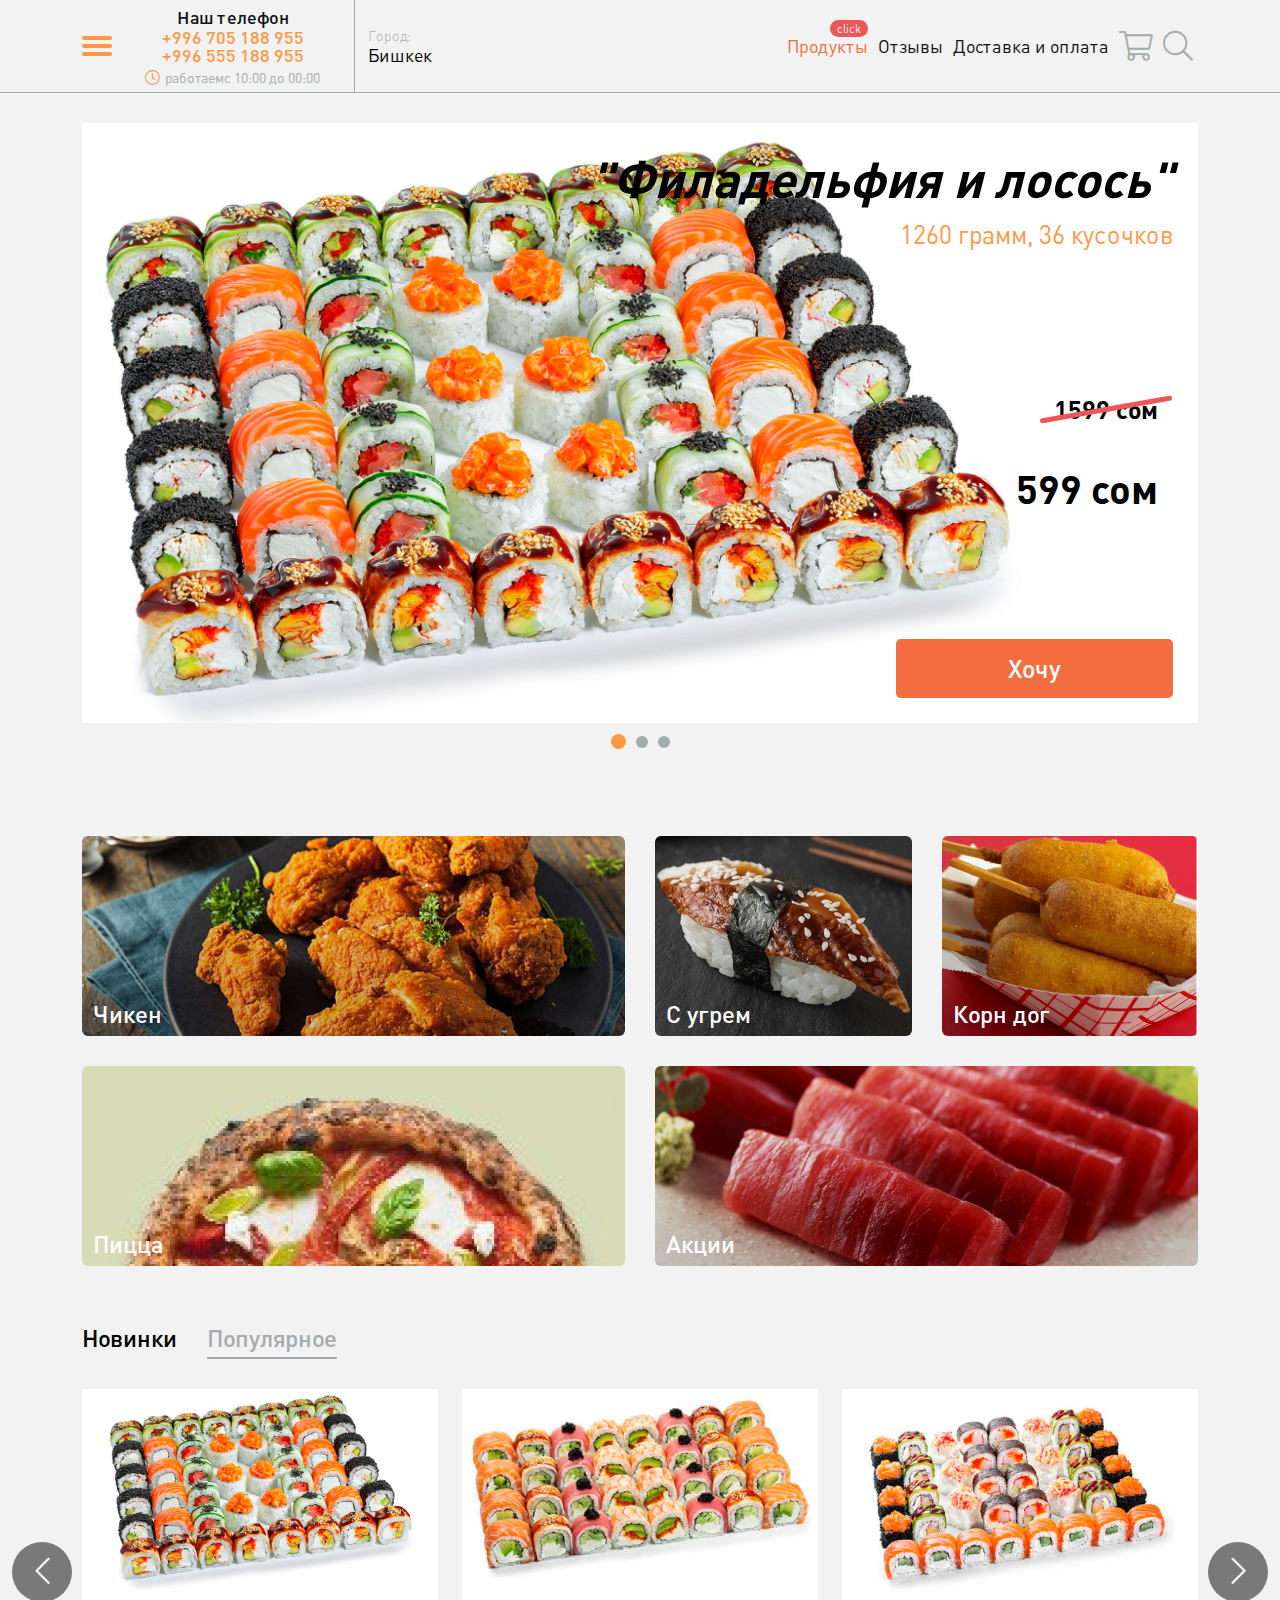
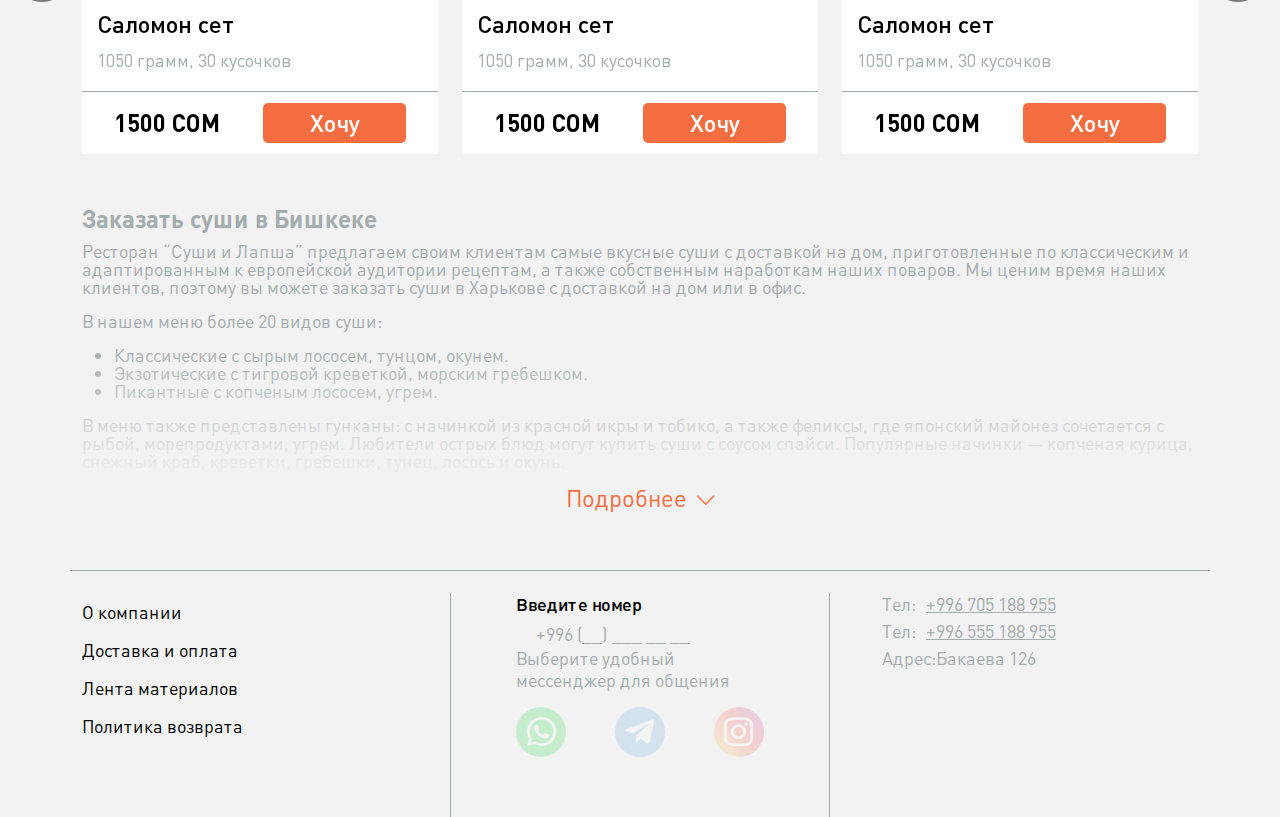
<file: index.html>
<!DOCTYPE html>
<html lang="en">
<head>
  <meta charset="UTF-8">
  <meta http-equiv="X-UA-Compatible" content="IE=edge">
  <meta name="viewport" content="width=device-width, initial-scale=1.0">
  <title>Document</title>
  <link rel="stylesheet" href="css/bootstrap.css">
  <link rel="stylesheet" href="css/main.css">
</head>
<body>
  
  <!-- navbar -->
  <nav class="my-navbar navbar">
    <div class="container my-navbar__content">
      <div class="my-navbar__navigation d-flex align-items-center">
        <a href="#menu" class="my-navbar__btn d-md-flex d-none" data-bs-toggle="offcanvas">
          <span></span>
          <span></span>
          <span></span>
        </a>
        <a href="#!" class="my-navbar__logo d-flex d-md-none">
          <img src="images/logo.png" alt="">
        </a>
      </div>
      <div class="phones d-flex flex-md-column align-items-center justify-content-around">
        <div class="d-flex flex-column align-items-center">
          <h3>Наш телефон</h3>
          <a href="#!" class="phones__num">+996 705 188 955</a>
          <a href="#!" class="phones__num">+996 555 188 955</a>
        </div>
        <p class="phones__time icon-clock d-flex flex-md-row flex-column">
          <span>работаем</span>
          <span>с 10:00 до 00:00</span>
        </p>
      </div>
      <div class="my-navbar__content--list d-md-flex d-none align-items-center justify-content-between">
        <div class="city">
          <p>Город:</p>
          <h3>Бишкек</h3>
        </div>
        <ul class="nav-list navbar-nav flex-row">
          <li><a href="products.html" style="color: var(--orange-red);" class="soon">Продукты</a></li>
          <li><a href="#!">Отзывы</a></li>
          <li><a href="#!">Доставка и оплата</a></li>
        </ul>
      </div>
      <div class="my-navbar__icons d-flex align-items-center">
        <a href="#cart" class="cart icon-cart d-md-flex d-none" data-bs-toggle="offcanvas"></a>
        <a href="#!" class="search icon-search "></a>
      </div>
    </div>
    
    <!-- menu left -->
    <div class="offcanvas offcanvas-start menu" id="menu">
      <div class="offcanvas-header d-flex flex-column align-items-center">
        <button type="button" class="btn-close ms-auto" data-bs-dismiss="offcanvas"></button>
        <a href="#!" class="menu__logo">
          <img src="images/logo.png" alt="">
          <span>Romsem</span>
        </a>
      </div>
      <div class="offcanvas-body d-flex justify-content-center">
        <ul class="menu__list navbar-nav">
          <li><a class="" href="#!"><img src="images/icon-menu/item1.svg" alt=""><span>Пицца</span></a></li>
          <li><a class="" href="#!"><img src="images/icon-menu/item2.svg" alt=""><span>Сеты</span></a></li>
          <li><a class="" href="#!"><img src="images/icon-menu/item3.svg" alt=""><span>WOK</span></a></li>
          <li><a class="" href="#!"><img src="images/icon-menu/item4.svg" alt=""><span>Роллы</span></a></li>
          <li><a class="" href="#!"><img src="images/icon-menu/item5.svg" alt=""><span>Суши</span></a></li>
          <li><a class="soon" href="#!"><img src="images/icon-menu/item6.svg" alt=""><span>Салаты</span></a></li>
          <li><a class="soon" href="#!"><img src="images/icon-menu/item7.svg" alt=""><span>Супы</span></a></li>
          <li><a class="" href="#!"><img src="images/icon-menu/item8.svg" alt=""><span>Корн доги</span></a></li>
          <li><a class="" href="#!"><img src="images/icon-menu/item9.svg" alt=""><span>Напитки</span></a></li>
          <li><a class="" href="#!"><img src="images/icon-menu/item10.svg" alt=""><span>Акции</span></a></li>
        </ul>
      </div>
    </div>
    <!-- menu cart -->
    <div class="offcanvas offcanvas-end" id="cart">
      <div class="offcanvas-header">
        <button type="button" class="btn-close ms-auto" data-bs-dismiss="offcanvas"></button>
      </div>
      <div class="offcanvas-body">
        <div class="cart__product">
          <h3>Ваша корзина пуста.</h3>
          <a href="#!" class="cart__product--add">Добавьте же скорее что-нибудь!</a>
          <p>Бесплатная доставка от 800 СОМ</p>
        </div>
        <div class="cart__map">
          <div class="cart__map--location">
            <iframe src="https://www.google.com/maps/embed?pb=!1m18!1m12!1m3!1d2999.023188467725!2d69.19885431573785!3d41.2648310115461!2m3!1f0!2f0!3f0!3m2!1i1024!2i768!4f13.1!3m3!1m2!1s0x0%3A0x1d939b6e29731cd3!2zNDHCsDE1JzUzLjQiTiA2OcKwMTInMDMuOCJF!5e0!3m2!1sru!2s!4v1637233727432!5m2!1sru!2s" loading="lazy"></iframe>
          </div>
          <div class="cart__map--info">
            <span class="icon-marker"></span>
            <h3>Укажите адрес</h3>
            <p>И узнайте время доставки</p>
          </div>
        </div>
      </div>
    </div>
  </nav>
  <nav class="navbar-bottom position-fixed bottom-0 w-100 d-md-none d-flex">
    <div class="container d-flex justify-content-center">
      <a href="#menu" data-bs-toggle="offcanvas">
        <img src="images/icon-menu-bottom/icon1.svg" alt="">
        <span>меню</span>
      </a>
      <a href="#cart" data-bs-toggle="offcanvas">
        <img src="images/icon-menu-bottom/icon2.svg" alt="">
        <span>Корзина</span>
      </a>
      <a href="#!">
        <img src="images/icon-menu-bottom/icon3.svg" alt="">
        <span>Отзывы</span>
      </a>
    </div>
  </nav>
  <!-- navbar end -->
  
  <!-- header-slider -->
  <header class="header-slider d-md-flex d-none">
    <div id="header-slider" class="container carousel slide" data-bs-ride="carousel">
      <div class="carousel-inner">
        <div class="carousel-item active">
          <img src="images/sets/Rectangle1.png" alt="...">
          <div class="carousel-caption">
            <div class="carousel-caption__text">
              <h3>"Филадельфия и лосось"</h3>
              <p>1260 грамм, 36 кусочков</p>
            </div>
            <div class="carousel-caption__price">
              <span class="carousel-caption__price--old">1599 coм</span>
              <span class="carousel-caption__price--new">599 сом</span>
            </div>
            <a href="#!" class="carousel-caption__btn">Хочу</a>
          </div>
        </div>
        <div class="carousel-item">
          <img src="images/sets/Rectangle1.png" alt="...">
          <div class="carousel-caption">
            <div class="carousel-caption__text">
              <h3>"Филадельфия и лосось"</h3>
              <p>1260 грамм, 36 кусочков</p>
            </div>
            <div class="carousel-caption__price">
              <span class="carousel-caption__price--old">1599 coм</span>
              <span class="carousel-caption__price--new">599 сом</span>
            </div>
            <a href="#!" class="carousel-caption__btn">Хочу</a>
          </div>
        </div>
        <div class="carousel-item">
          <img src="images/sets/Rectangle1.png" alt="...">
          <div class="carousel-caption">
            <div class="carousel-caption__text">
              <h3>"Филадельфия и лосось"</h3>
              <p>1260 грамм, 36 кусочков</p>
            </div>
            <div class="carousel-caption__price">
              <span class="carousel-caption__price--old">1599 coм</span>
              <span class="carousel-caption__price--new">599 сом</span>
            </div>
            <a href="#!" class="carousel-caption__btn">Хочу</a>
          </div>
        </div>
      </div>
      
      <ul class="carousel-indicators">
        <li data-bs-target="#header-slider" data-bs-slide-to="0" class="active"></li>
        <li data-bs-target="#header-slider" data-bs-slide-to="1"></li>
        <li data-bs-target="#header-slider" data-bs-slide-to="2"></li>
      </ul>
    </div>
  </header>
  <!-- header-slider end -->
  
  <!-- categories -->
  <section class="categories container">
    <div class="row categories__content">
      <div class="col-6 order-md-last categories-card">
        <a href="#!" class="categories-card__link">
          <img src="images/category/item1.jpg" alt="">
          <p>Пицца</p>
        </a>
      </div>
      <div class="col-6 d-md-none categories-card">
        <a href="#!" class="categories-card__link">
          <img src="images/category/item2.jpg" alt="">
          <p>Сеты</p>
        </a>
      </div>
      <div class="col-6 d-md-none categories-card">
        <a href="#!" class="categories-card__link">
          <img src="images/category/item3.jpg" alt="">
          <p>WOK</p>
        </a>
      </div>
      <div class="col-6 d-md-none categories-card">
        <a href="#!" class="categories-card__link">
          <img src="images/category/item4.jpg" alt="">
          <p>Роллы</p>
        </a>
      </div>
      <div class="col-6 d-md-none categories-card">
        <a href="#!" class="categories-card__link">
          <img src="images/category/item5.jpg" alt="">
          <p>Суши</p>
        </a>
      </div>
      <div class="col-6 d-md-none categories-card soon">
        <a href="#!" class="categories-card__link">
          <img src="images/category/item6.jpg" alt="">
          <p>Супы</p>
        </a>
      </div>
      <div class="col-6 d-md-none categories-card soon">
        <a href="#!" class="categories-card__link">
          <img src="images/category/item7.jpg" alt="">
          <p>Салаты</p>
        </a>
      </div>
      <div class="col-6 d-md-none categories-card">
        <a href="#!" class="categories-card__link">
          <img src="images/category/item8.jpg" alt="">
          <p>Напитки</p>
        </a>
      </div>
      <div class="col-12 d-md-none categories-card">
        <a href="#!" class="categories-card__link">
          <img src="images/category/item9.jpg" alt="">
          <p>Комбо</p>
        </a>
      </div>
      <div class="col-6 col-md-3 categories-card">
        <a href="#!" class="categories-card__link">
          <img src="images/category/item10.jpg" alt="">
          <p>С угрем</p>
        </a>
      </div>
      <div class="col-6 col-md-3 categories-card">
        <a href="#!" class="categories-card__link">
          <img src="images/category/item11.jpg" alt="">
          <p>Корн дог</p>
        </a>
      </div>
      <div class="col-12 col-md-6 order-md-first categories-card">
        <a href="#!" class="categories-card__link">
          <img src="images/category/item12.jpg" alt="">
          <p>Чикен</p>
        </a>
      </div>
      <div class="col-12 col-md-6 order-md-last categories-card">
        <a href="#!" class="categories-card__link">
          <img src="images/category/item13.jpg" alt="">
          <p>Акции</p>
        </a>
      </div>
    </div>
  </section>
  <!-- categories end -->
  
  <!-- tabs -->
  <section class="tabs d-md-block d-none">
    <div class="container nav">
      <a href="#link1" data-bs-toggle="tab" class="active">Новинки</a>
      <a href="#link2" data-bs-toggle="tab" class="">Популярное</a>
    </div>
    <div class="container-fluid tab-content">
      <div class="tab-pane fade show active" id="link1">
        <div id="new-product" class="carousel slide" data-bs-ride="carousel">
          <div class="carousel-inner">
            <div class="carousel-item active">
              <div class="container">
                <div class="row justify-content-center">
                  <div class="col-lg-4 col-md-6">
                    <div class="product">
                      <img src="images/sets/Rectangle1.png" alt="" class="product__img">
                      <div class="product__content">
                        <h3>Саломон сет</h3>
                        <p>1050 грамм, 30 кусочков</p>
                      </div>
                      <div class="product__price">
                        <span>1500 СОМ</span>
                        <a href="#!" class="product__price--btn">Хочу</a>
                      </div>
                    </div>
                  </div>
                  <div class="col-lg-4 col-md-6">
                    <div class="product">
                      <img src="images/sets/Rectangle2.png" alt="" class="product__img">
                      <div class="product__content">
                        <h3>Саломон сет</h3>
                        <p>1050 грамм, 30 кусочков</p>
                      </div>
                      <div class="product__price">
                        <span>1500 СОМ</span>
                        <a href="#!" class="product__price--btn">Хочу</a>
                      </div>
                    </div>
                  </div>
                  <div class="col-lg-4 col-md-6">
                    <div class="product">
                      <img src="images/sets/Rectangle3.png" alt="" class="product__img">
                      <div class="product__content">
                        <h3>Саломон сет</h3>
                        <p>1050 грамм, 30 кусочков</p>
                      </div>
                      <div class="product__price">
                        <span>1500 СОМ</span>
                        <a href="#!" class="product__price--btn">Хочу</a>
                      </div>
                    </div>
                  </div>
                </div>
              </div>
            </div>
            <div class="carousel-item">
              <div class="container">
                <div class="row justify-content-center">
                  <div class="col-lg-4 col-md-6">
                    <div class="product">
                      <img src="images/sets/Rectangle1.png" alt="" class="product__img">
                      <div class="product__content">
                        <h3>Саломон сет</h3>
                        <p>1050 грамм, 30 кусочков</p>
                      </div>
                      <div class="product__price">
                        <span>1500 СОМ</span>
                        <a href="#!" class="product__price--btn">Хочу</a>
                      </div>
                    </div>
                  </div>
                  <div class="col-lg-4 col-md-6">
                    <div class="product">
                      <img src="images/sets/Rectangle2.png" alt="" class="product__img">
                      <div class="product__content">
                        <h3>Саломон сет</h3>
                        <p>1050 грамм, 30 кусочков</p>
                      </div>
                      <div class="product__price">
                        <span>1500 СОМ</span>
                        <a href="#!" class="product__price--btn">Хочу</a>
                      </div>
                    </div>
                  </div>
                  <div class="col-lg-4 col-md-6">
                    <div class="product">
                      <img src="images/sets/Rectangle3.png" alt="" class="product__img">
                      <div class="product__content">
                        <h3>Саломон сет</h3>
                        <p>1050 грамм, 30 кусочков</p>
                      </div>
                      <div class="product__price">
                        <span>1500 СОМ</span>
                        <a href="#!" class="product__price--btn">Хочу</a>
                      </div>
                    </div>
                  </div>
                </div>
              </div>
            </div>
          </div>
          <a class="carousel-control-prev icon-chevrone-left" href="#new-product"  data-bs-slide="prev"></a>
          <a class="carousel-control-next icon-chevrone-right" href="#new-product"  data-bs-slide="next"></a>
        </div>
      </div>
      <div class="tab-pane fade show" id="link2">
        <div id="popular" class="carousel slide" data-bs-ride="carousel">
          <div class="carousel-inner">
            <div class="carousel-item active">
              <div class="container">
                <div class="row justify-content-center">
                  <div class="col-lg-4 col-md-6">
                    <div class="product">
                      <img src="images/sets/Rectangle1.png" alt="" class="product__img">
                      <div class="product__content">
                        <h3>Саломон сет</h3>
                        <p>1050 грамм, 30 кусочков</p>
                      </div>
                      <div class="product__price">
                        <span>1500 СОМ</span>
                        <a href="#!" class="product__price--btn">Хочу</a>
                      </div>
                    </div>
                  </div>
                  <div class="col-lg-4 col-md-6">
                    <div class="product">
                      <img src="images/sets/Rectangle2.png" alt="" class="product__img">
                      <div class="product__content">
                        <h3>Саломон сет</h3>
                        <p>1050 грамм, 30 кусочков</p>
                      </div>
                      <div class="product__price">
                        <span>1500 СОМ</span>
                        <a href="#!" class="product__price--btn">Хочу</a>
                      </div>
                    </div>
                  </div>
                  <div class="col-lg-4 col-md-6">
                    <div class="product">
                      <img src="images/sets/Rectangle3.png" alt="" class="product__img">
                      <div class="product__content">
                        <h3>Саломон сет</h3>
                        <p>1050 грамм, 30 кусочков</p>
                      </div>
                      <div class="product__price">
                        <span>1500 СОМ</span>
                        <a href="#!" class="product__price--btn">Хочу</a>
                      </div>
                    </div>
                  </div>
                </div>
              </div>
            </div>
            <div class="carousel-item">
              <div class="container">
                <div class="row justify-content-center">
                  <div class="col-lg-4 col-md-6">
                    <div class="product">
                      <img src="images/sets/Rectangle1.png" alt="" class="product__img">
                      <div class="product__content">
                        <h3>Саломон сет</h3>
                        <p>1050 грамм, 30 кусочков</p>
                      </div>
                      <div class="product__price">
                        <span>1500 СОМ</span>
                        <a href="#!" class="product__price--btn">Хочу</a>
                      </div>
                    </div>
                  </div>
                  <div class="col-lg-4 col-md-6">
                    <div class="product">
                      <img src="images/sets/Rectangle2.png" alt="" class="product__img">
                      <div class="product__content">
                        <h3>Саломон сет</h3>
                        <p>1050 грамм, 30 кусочков</p>
                      </div>
                      <div class="product__price">
                        <span>1500 СОМ</span>
                        <a href="#!" class="product__price--btn">Хочу</a>
                      </div>
                    </div>
                  </div>
                  <div class="col-lg-4 col-md-6">
                    <div class="product">
                      <img src="images/sets/Rectangle3.png" alt="" class="product__img">
                      <div class="product__content">
                        <h3>Саломон сет</h3>
                        <p>1050 грамм, 30 кусочков</p>
                      </div>
                      <div class="product__price">
                        <span>1500 СОМ</span>
                        <a href="#!" class="product__price--btn">Хочу</a>
                      </div>
                    </div>
                  </div>
                </div>
              </div>
            </div>
          </div>
          <a class="carousel-control-prev icon-chevrone-left" href="#popular"  data-bs-slide="prev"></a>
          <a class="carousel-control-next icon-chevrone-right" href="#popular"  data-bs-slide="next"></a>
        </div>
      </div>
    </div>
  </section>
  <!-- tabs end -->
  
  <section class="content container d-flex flex-column align-items-center">
    <div class="content__text w-100">
      <h3>Заказать суши в Бишкеке</h3>
      <p>Ресторан “Суши и Лапша” предлагаем своим клиентам самые вкусные суши с доставкой на дом, приготовленные по классическим и адаптированным к европейской аудитории рецептам, а также собственным наработкам наших поваров. Мы ценим время наших клиентов, поэтому вы можете заказать суши в Харькове с доставкой на дом или в офис.</p>
      <p>В нашем меню более 20 видов суши:</p>
      <ul>
        <li>Классические с сырым лососем, тунцом, окунем.</li>
        <li>Экзотические с тигровой креветкой, морским гребешком.</li>
        <li>Пикантные с копченым лососем, угрем.</li>
      </ul>
      <p>В меню также представлены гунканы: с начинкой из красной икры и тобико, а также феликсы, где японский майонез сочетается с рыбой, морепродуктами, угрем. Любители острых блюд могут купить суши с соусом спайси. Популярные начинки — копченая курица, снежный краб, креветки, гребешки, тунец, лосось и окунь.</p>
    </div>
    <a href="#!" class="content__btn icon-chevrone-down d-flex flex-row-reverse align-items-center">Подробнее</a>
  </section>
  
  <footer class="footer container">
    <div class="row">
      <div class="col-md-4 footer-box">
        <ul class="footer-box__list navbar-nav">
          <li><a href="#!">О компании</a></li>
          <li><a href="#!">Доставка и оплата</a></li>
          <li><a href="#!">Лента материалов</a></li>
          <li><a href="#!">Политика возврата</a></li>
        </ul>
      </div>
      <div class="col-md-4 footer-box d-flex justify-content-center">
        <div class="footer-box__content">
          <h3>Введите номер</h3>
          <span>+996 (__) ___ __ __</span>
          <p>Выберите удобный мессенджер для общения</p>
          <ul class="footer-box__content--social navbar-nav flex-row justify-content-between align-items-center">
            <li><a href="#!" class="icon-whatsapp"></a></li>
            <li><a href="#!" class="icon-telegram"></a></li>
            <li><a href="#!" class="icon-instagram"></a></li>
          </ul>
        </div>
      </div>
      <div class="col-md-4 footer-box d-flex flex-column">
        <a href="#!" class="footer-box__contacts">Тел:<span>+996 705 188 955</span></a>
        <a href="#!" class="footer-box__contacts">Тел:<span>+996 555 188 955</span></a>
        <p class="footer-box__address">Адрес:Бакаева 126</p>
      </div>
    </div>
  </footer>
  
  
  
  <script src="js/bootstrap.bundle.min.js"></script>
</body>
</html>
</file>
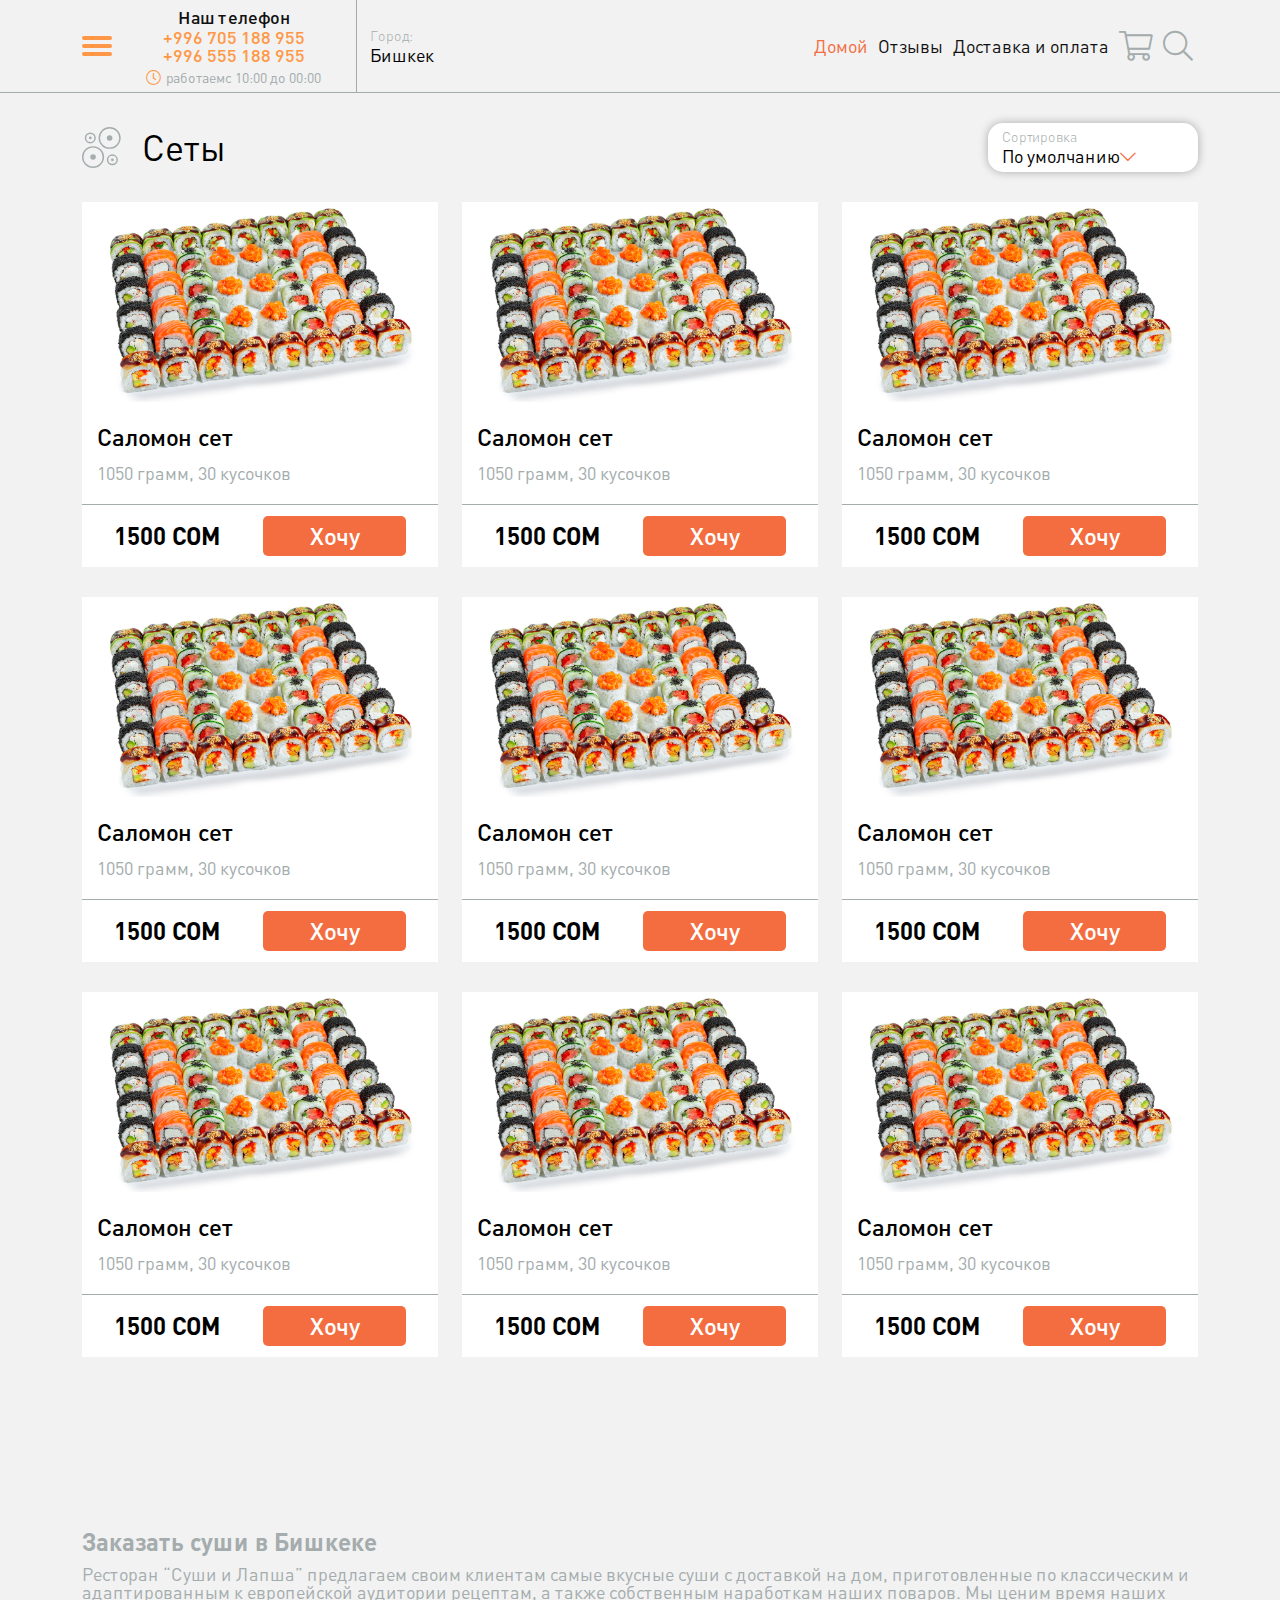
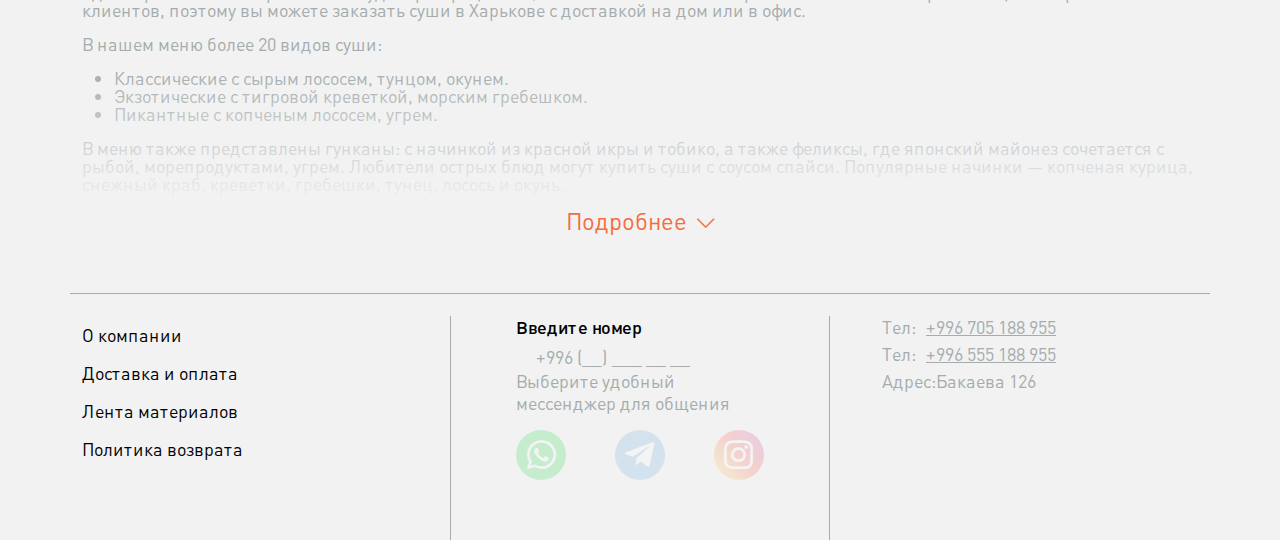
<file: products.html>
<!DOCTYPE html>
<html lang="en">
<head>
  <meta charset="UTF-8">
  <meta http-equiv="X-UA-Compatible" content="IE=edge">
  <meta name="viewport" content="width=device-width, initial-scale=1.0">
  <title>Document</title>
  <link rel="stylesheet" href="css/bootstrap.css">
  <link rel="stylesheet" href="css/main.css">
</head>
<body>
  
  <!-- navbar -->
  <nav class="my-navbar navbar">
    <div class="container my-navbar__content">
      <div class="my-navbar__navigation d-flex align-items-center">
        <a href="#menu" class="my-navbar__btn d-md-flex d-none" data-bs-toggle="offcanvas">
          <span></span>
          <span></span>
          <span></span>
        </a>
        <a href="#!" class="my-navbar__logo d-flex d-md-none">
          <img src="images/logo.png" alt="">
        </a>
      </div>
      <div class="phones d-flex flex-md-column align-items-center justify-content-around">
        <div class="d-flex flex-column align-items-center">
          <h3>Наш телефон</h3>
          <a href="#!" class="phones__num">+996 705 188 955</a>
          <a href="#!" class="phones__num">+996 555 188 955</a>
        </div>
        <p class="phones__time icon-clock d-flex flex-md-row flex-column">
          <span>работаем</span>
          <span>с 10:00 до 00:00</span>
        </p>
      </div>
      <div class="my-navbar__content--list d-md-flex d-none align-items-center justify-content-between">
        <div class="city">
          <p>Город:</p>
          <h3>Бишкек</h3>
        </div>
        <ul class="nav-list navbar-nav flex-row">
          <li><a href="index.html" style="color: var(--orange-red);">Домой</a></li>
          <li><a href="#!">Отзывы</a></li>
          <li><a href="#!">Доставка и оплата</a></li>
        </ul>
      </div>
      <div class="my-navbar__icons d-flex align-items-center">
        <a href="#cart" class="cart icon-cart d-md-flex d-none" data-bs-toggle="offcanvas"></a>
        <a href="#!" class="search icon-search "></a>
      </div>
    </div>
    
    <!-- menu left -->
    <div class="offcanvas offcanvas-start menu" id="menu">
      <div class="offcanvas-header d-flex flex-column align-items-center">
        <button type="button" class="btn-close ms-auto" data-bs-dismiss="offcanvas"></button>
        <a href="#!" class="menu__logo">
          <img src="images/logo.png" alt="">
          <span>Romsem</span>
        </a>
      </div>
      <div class="offcanvas-body d-flex justify-content-center">
        <ul class="menu__list navbar-nav">
          <li><a class="" href="#!"><img src="images/icon-menu/item1.svg" alt=""><span>Пицца</span></a></li>
          <li><a class="" href="#!"><img src="images/icon-menu/item2.svg" alt=""><span>Сеты</span></a></li>
          <li><a class="" href="#!"><img src="images/icon-menu/item3.svg" alt=""><span>WOK</span></a></li>
          <li><a class="" href="#!"><img src="images/icon-menu/item4.svg" alt=""><span>Роллы</span></a></li>
          <li><a class="" href="#!"><img src="images/icon-menu/item5.svg" alt=""><span>Суши</span></a></li>
          <li><a class="soon" href="#!"><img src="images/icon-menu/item6.svg" alt=""><span>Салаты</span></a></li>
          <li><a class="soon" href="#!"><img src="images/icon-menu/item7.svg" alt=""><span>Супы</span></a></li>
          <li><a class="" href="#!"><img src="images/icon-menu/item8.svg" alt=""><span>Корн доги</span></a></li>
          <li><a class="" href="#!"><img src="images/icon-menu/item9.svg" alt=""><span>Напитки</span></a></li>
          <li><a class="" href="#!"><img src="images/icon-menu/item10.svg" alt=""><span>Акции</span></a></li>
        </ul>
      </div>
    </div>
    <!-- menu cart -->
    <div class="offcanvas offcanvas-end" id="cart">
      <div class="offcanvas-header">
        <button type="button" class="btn-close ms-auto" data-bs-dismiss="offcanvas"></button>
      </div>
      <div class="offcanvas-body">
        <div class="cart__product">
          <h3>Ваша корзина пуста.</h3>
          <a href="#!" class="cart__product--add">Добавьте же скорее что-нибудь!</a>
          <p>Бесплатная доставка от 800 СОМ</p>
        </div>
        <div class="cart__map">
          <div class="cart__map--location">
            <iframe src="https://www.google.com/maps/embed?pb=!1m18!1m12!1m3!1d2999.023188467725!2d69.19885431573785!3d41.2648310115461!2m3!1f0!2f0!3f0!3m2!1i1024!2i768!4f13.1!3m3!1m2!1s0x0%3A0x1d939b6e29731cd3!2zNDHCsDE1JzUzLjQiTiA2OcKwMTInMDMuOCJF!5e0!3m2!1sru!2s!4v1637233727432!5m2!1sru!2s" loading="lazy"></iframe>
          </div>
          <div class="cart__map--info">
            <span class="icon-marker"></span>
            <h3>Укажите адрес</h3>
            <p>И узнайте время доставки</p>
          </div>
        </div>
      </div>
    </div>
  </nav>
  <nav class="navbar-bottom position-fixed bottom-0 w-100 d-md-none d-flex">
    <div class="container d-flex justify-content-center">
      <a href="#menu" data-bs-toggle="offcanvas">
        <img src="images/icon-menu-bottom/icon1.svg" alt="">
        <span>меню</span>
      </a>
      <a href="#cart" data-bs-toggle="offcanvas">
        <img src="images/icon-menu-bottom/icon2.svg" alt="">
        <span>Корзина</span>
      </a>
      <a href="#!">
        <img src="images/icon-menu-bottom/icon3.svg" alt="">
        <span>Отзывы</span>
      </a>
    </div>
  </nav>
  <!-- navbar end -->

  <!-- products -->
  <section class="products container">
    <div class="row">
      <div class="col-sm-6 d-flex justify-content-center justify-content-sm-start">
        <h2 class="products__title">
          <img src="images/icon-menu/item2.svg" alt="">
          <span>Сеты</span>
        </h2>
      </div>
      <div class="col-sm-6 d-flex justify-content-sm-end justify-content-center">
        <div class="products__sort d-flex justify-content-end">
          <a class="products__sort--toggle d-flex flex-sm-column align-items-sm-start align-items-center" href="#" data-bs-toggle="dropdown">
            <span>Сортировка</span>
            <p class="icon-chevrone-down d-flex flex-row-reverse justify-content-between">По умолчанию</p>
          </a>
          <div class="dropdown-menu">
            <a href="#">По умолчанию</a>
            <a href="#">Название</a>
            <a href="#">Сначала дешевле</a>
            <a href="#">Сначала дороже</a>
            <a href="#">Количество кусочков</a>
            <a href="#">Вес</a>
          </div>
        </div>
      </div>
    </div>
    <div class="row products__cards">
      <div class="col-lg-4 col-sm-6">
        <div class="product">
          <img src="images/sets/Rectangle1.png" alt="" class="product__img">
          <div class="product-wrap">
            <div class="product__content">
              <h3>Саломон сет</h3>
              <p>1050 грамм, 30 кусочков</p>
            </div>
            <div class="product__price">
              <span>1500 СОМ</span>
              <a href="#!" class="product__price--btn">Хочу</a>
            </div>
          </div>
        </div>
      </div>
      <div class="col-lg-4 col-sm-6">
        <div class="product">
          <img src="images/sets/Rectangle1.png" alt="" class="product__img">
          <div class="product-wrap">
            <div class="product__content">
              <h3>Саломон сет</h3>
              <p>1050 грамм, 30 кусочков</p>
            </div>
            <div class="product__price">
              <span>1500 СОМ</span>
              <a href="#!" class="product__price--btn">Хочу</a>
            </div>
          </div>
        </div>
      </div>
      <div class="col-lg-4 col-sm-6">
        <div class="product">
          <img src="images/sets/Rectangle1.png" alt="" class="product__img">
          <div class="product-wrap">
            <div class="product__content">
              <h3>Саломон сет</h3>
              <p>1050 грамм, 30 кусочков</p>
            </div>
            <div class="product__price">
              <span>1500 СОМ</span>
              <a href="#!" class="product__price--btn">Хочу</a>
            </div>
          </div>
        </div>
      </div>
      <div class="col-lg-4 col-sm-6">
        <div class="product">
          <img src="images/sets/Rectangle1.png" alt="" class="product__img">
          <div class="product-wrap">
            <div class="product__content">
              <h3>Саломон сет</h3>
              <p>1050 грамм, 30 кусочков</p>
            </div>
            <div class="product__price">
              <span>1500 СОМ</span>
              <a href="#!" class="product__price--btn">Хочу</a>
            </div>
          </div>
        </div>
      </div>
      <div class="col-lg-4 col-sm-6">
        <div class="product">
          <img src="images/sets/Rectangle1.png" alt="" class="product__img">
          <div class="product-wrap">
            <div class="product__content">
              <h3>Саломон сет</h3>
              <p>1050 грамм, 30 кусочков</p>
            </div>
            <div class="product__price">
              <span>1500 СОМ</span>
              <a href="#!" class="product__price--btn">Хочу</a>
            </div>
          </div>
        </div>
      </div>
      <div class="col-lg-4 col-sm-6">
        <div class="product">
          <img src="images/sets/Rectangle1.png" alt="" class="product__img">
          <div class="product-wrap">
            <div class="product__content">
              <h3>Саломон сет</h3>
              <p>1050 грамм, 30 кусочков</p>
            </div>
            <div class="product__price">
              <span>1500 СОМ</span>
              <a href="#!" class="product__price--btn">Хочу</a>
            </div>
          </div>
        </div>
      </div>
      <div class="col-lg-4 col-sm-6">
        <div class="product">
          <img src="images/sets/Rectangle1.png" alt="" class="product__img">
          <div class="product-wrap">
            <div class="product__content">
              <h3>Саломон сет</h3>
              <p>1050 грамм, 30 кусочков</p>
            </div>
            <div class="product__price">
              <span>1500 СОМ</span>
              <a href="#!" class="product__price--btn">Хочу</a>
            </div>
          </div>
        </div>
      </div>
      <div class="col-lg-4 col-sm-6">
        <div class="product">
          <img src="images/sets/Rectangle1.png" alt="" class="product__img">
          <div class="product-wrap">
            <div class="product__content">
              <h3>Саломон сет</h3>
              <p>1050 грамм, 30 кусочков</p>
            </div>
            <div class="product__price">
              <span>1500 СОМ</span>
              <a href="#!" class="product__price--btn">Хочу</a>
            </div>
          </div>
        </div>
      </div>
      <div class="col-lg-4 col-sm-6">
        <div class="product">
          <img src="images/sets/Rectangle1.png" alt="" class="product__img">
          <div class="product-wrap">
            <div class="product__content">
              <h3>Саломон сет</h3>
              <p>1050 грамм, 30 кусочков</p>
            </div>
            <div class="product__price">
              <span>1500 СОМ</span>
              <a href="#!" class="product__price--btn">Хочу</a>
            </div>
          </div>
        </div>
      </div>
    </div>
  </section>
  <!-- products end -->
  
  <!-- content  -->
  <section class="content container d-flex flex-column align-items-center">
    <div class="content__text w-100">
      <h3>Заказать суши в Бишкеке</h3>
      <p>Ресторан “Суши и Лапша” предлагаем своим клиентам самые вкусные суши с доставкой на дом, приготовленные по классическим и адаптированным к европейской аудитории рецептам, а также собственным наработкам наших поваров. Мы ценим время наших клиентов, поэтому вы можете заказать суши в Харькове с доставкой на дом или в офис.</p>
      <p>В нашем меню более 20 видов суши:</p>
      <ul>
        <li>Классические с сырым лососем, тунцом, окунем.</li>
        <li>Экзотические с тигровой креветкой, морским гребешком.</li>
        <li>Пикантные с копченым лососем, угрем.</li>
      </ul>
      <p>В меню также представлены гунканы: с начинкой из красной икры и тобико, а также феликсы, где японский майонез сочетается с рыбой, морепродуктами, угрем. Любители острых блюд могут купить суши с соусом спайси. Популярные начинки — копченая курица, снежный краб, креветки, гребешки, тунец, лосось и окунь.</p>
    </div>
    <a href="#!" class="content__btn icon-chevrone-down d-flex flex-row-reverse align-items-center">Подробнее</a>
  </section>
  <!-- content end -->
  
  <!-- footer -->
  <footer class="footer container">
    <div class="row">
      <div class="col-md-4 footer-box">
        <ul class="footer-box__list navbar-nav">
          <li><a href="#!">О компании</a></li>
          <li><a href="#!">Доставка и оплата</a></li>
          <li><a href="#!">Лента материалов</a></li>
          <li><a href="#!">Политика возврата</a></li>
        </ul>
      </div>
      <div class="col-md-4 footer-box d-flex justify-content-center">
        <div class="footer-box__content">
          <h3>Введите номер</h3>
          <span>+996 (__) ___ __ __</span>
          <p>Выберите удобный мессенджер для общения</p>
          <ul class="footer-box__content--social navbar-nav flex-row justify-content-between align-items-center">
            <li><a href="#!" class="icon-whatsapp"></a></li>
            <li><a href="#!" class="icon-telegram"></a></li>
            <li><a href="#!" class="icon-instagram"></a></li>
          </ul>
        </div>
      </div>
      <div class="col-md-4 footer-box d-flex flex-column">
        <a href="#!" class="footer-box__contacts">Тел:<span>+996 705 188 955</span></a>
        <a href="#!" class="footer-box__contacts">Тел:<span>+996 555 188 955</span></a>
        <p class="footer-box__address">Адрес:Бакаева 126</p>
      </div>
    </div>
  </footer>
  <!-- footer end -->
  
  
  
  <script src="js/bootstrap.bundle.min.js"></script>
</body>
</html>
</file>
<file: css/main.css>
@import 'fonts.css';
*{
  text-decoration: none;
  font-family: 'din-pro';
  font-weight: 400;
}
/* icons */
*::before,
*::after{
  font-family: 'icons';
}
.icon-clock::before{content: '\f017'; font-weight: 300;}
.icon-search::before{content: '\f002'; font-weight: 300;}
.icon-marker::before{content: '\f3c5'; font-weight: 300;}
.icon-cart::before{content: '\f07a'; font-weight: 300;}
.icon-chevrone-left::before{content: '\f053'; font-weight: 300;}
.icon-chevrone-right::before{content: '\f054'; font-weight: 300;}
.icon-chevrone-down::before{content: '\f078'; font-weight: 300;}
.icon-telegram::before{content: '\f3fe'; font-weight: 400;}
.icon-instagram::before{content: '\f16d'; font-weight: 400;}
.icon-whatsapp::before{content: '\f232'; font-weight: 400;}
/* root */
:root{
  --orange: rgba(255, 152, 70, 1);
  --black: rgba(0, 0, 0, 1);
  --white: rgba(255, 255, 255, 1);
  --gray: rgba(164, 172, 173, 1);
  --bg: rgba(242, 242, 242, 1);
  --red: rgba(235, 87, 87, 1);
  --instagram: linear-gradient(49.12deg, #FFDD55 6.62%, #FF543E 50.06%, #C837AB 93.5%);
  --telegram: rgba(97, 168, 222, 1);
  --whatsapp: rgba(27, 215, 65, 1);
  --dark: rgba(17, 17, 17, 1);
  --orange-red: rgba(244, 109, 64, 1);
  --shadow-rad: 0px 0px 10px 0 rgba(0, 0, 0, 0.3);
  --shadow-down: 0px 10px 10px 0 rgba(0, 0, 0, 0.3);
}
/* body */
body{
  background: var(--bg);
}
/* navbar */
.navbar{
  width: 100%;
  border-bottom: 1px solid var(--gray);
  padding: 0;
}
.phones{
  padding: 6px 18px;
  border-right: 1px solid var(--gray);
  flex-grow: 1;
}
.phones h3{
  color: var(--dark);
  font-size: 18px;
  line-height: 22px;
  font-weight: 500;
  margin: 0;
}
.phones__num{
  font-size: 18px;
  line-height: 18px;
  color: var(--orange);
  font-weight: 500;
  margin: 0;
}
.phones__time{
  font-size: 14px;
  line-height: 17px;
  color: var(--gray);
  margin-bottom: 0;
  margin-top: 5px;
  display: flex;
  align-items: center;
  font-weight: 500;
}
.phones__time::before{
  color: var(--orange);
  font-size: 15px;
  margin-right: 5px;
}
.my-navbar__btn{
  width: 30px;
  height: 30px;
  display: flex;
  flex-direction: column;
  align-items: center;
  justify-content: center;
  gap: 4px;
}
.my-navbar__btn span{
  width: 100%;
  height: 4px;
  border-radius: 4px;
  background: var(--orange);
}
.my-navbar__logo img{
  width: 47px;
}
.city{
  padding: 7px 13px;
}
.city p{
  color: var(--gray);
  font-size: 14px;
  line-height: 17px;
  font-weight: 300;
  margin-bottom: 0;
}
.city h3{
  font-size: 18px;
  line-height: 22px;
  font-weight: 400;
  color: var(--black);
  margin-bottom: 0;
}
.my-navbar__content--list{
  flex-grow: 11;
}
.nav-list a{
  padding: 5px;
  display: inline-flex;
  color: var(--dark);
  font-size: 18px;
  line-height: 22px;
  position: relative;
}
.nav-list a.soon::before{
  position: absolute;
  content: 'click';
  padding: 3px 7px;
  border-radius: 10px;
  color: var(--white);
  background: var(--red);
  right: 5px;
  top: -10px;
  font-size: 11px;
  line-height: 11px;
  font-family: 'din-pro';
  font-weight: 400;
}
.nav-list a:hover{
  color: var(--orange);
}
.search,
.cart{
  font-size: 30px;
  color: var(--gray);
  padding: 5px;
  display: inline-flex;
}
/* navbar-bottom */
.navbar-bottom{
  padding: 10px 0;
  background: var(--white);
  border-top: 1px solid var(--gray);
  z-index: 30;
}
.navbar-bottom a{
  display: flex;
  flex-direction: column;
  align-items: center;
  margin: 0 17px;
}
.navbar-bottom img{
  height: 31px;
  object-fit: contain;
  display: flex;
}
.navbar-bottom span{
  font-size: 14px;
  line-height: 17px;
  font-weight: 500;
  color: var(--dark);
  text-transform: capitalize;
}
.my-navbar .offcanvas-start,
.my-navbar .offcanvas-end{
  width: 320px;
}
.my-navbar .btn-close:focus{
  box-shadow: none;
}
/* menu */
.menu__logo{
  padding: 10px 21px 30px;
  border-bottom: 1px solid var(--gray);
  display: flex;
  flex-direction: column;
  align-items: center;
  gap: 10px;
}
.menu__logo img{
  width: 100px;
}
.menu__logo span{
  font-size: 30px;
  line-height: 30px;
  color: var(--black);
  text-transform: uppercase;
  font-family: 'nexa';
  font-weight: 300;
}
.menu__list{
  width: 170px;
}
.menu__list a{
  display: flex;
  align-items: center;
  gap: 20px;
  margin: 15px 0;
  position: relative;
}
.menu__list a.soon::before,
.categories-card.soon .categories-card__link p::before{
  position: absolute;
  content: 'скоро';
  padding: 3px 7px;
  border-radius: 10px;
  color: var(--white);
  background: var(--red);
  right: 15px;
  top: -10px;
  font-size: 11px;
  line-height: 11px;
  text-transform: uppercase;
  font-family: 'din-pro';
  font-weight: 400;
}
.menu__list img{
  width: 28px;
}
.menu__list span{
  font-size: 24px;
  line-height: 30px;
  color: var(--black);
}
/* cart */
.cart__product{
  width: 100%;
  border-radius: 6px;
  background: var(--bg);
  overflow: hidden;
  text-align: center;
}
.cart__product h3{
  font-size: 24px;
  line-height: 30px;
  color: var(--black);
  margin-top: 12px;
  font-weight: 500;
}
.cart__product--add{
  font-size: 18px;
  line-height: 22px;
  color: var(--gray);
  margin: 10px 0 26px;
  display: flex;
  justify-content: center;
}
.cart__product p{
  width: 100%;
  background: var(--orange);
  padding: 12px 5px;
  font-size: 14px;
  line-height: 17px;
  color: var(--white);
  margin: 0;
}
.cart__map{
  width: 100%;
  margin-top: 20px;
  background: var(--bg);
  border-radius: 5px;
  overflow: hidden;
}
.cart__map--location{
  width: 100%;
  height: 116px;
  background: var(--black);
}
.cart__map--location iframe{
  width: 100%;
  height: 100%;
  border: none;
}
.cart__map--info{
  width: 100%;
  display: flex;
  flex-direction: column;
  align-items: center;
}
.cart__map--info .icon-marker{
  width: 60px;
  height: 60px;
  border-radius: 50%;
  background: var(--orange);
  color: var(--white);
  font-size: 25px;
  display: flex;
  justify-content: center;
  align-items: center;
  margin-top: -30px;
  position: relative;
  z-index: 1;
}
.cart__map--info h3{
  font-size: 24px;
  line-height: 30px;
  color: var(--black);
  font-weight: 500;
  margin: 8px 0 10px;
}
.cart__map--info p{
  font-size: 18px;
  line-height: 22px;
  color: var(--gray);
  margin-bottom: 7px;
}
/* header-slider */
.header-slider{
  width: 100%;
  padding: 30px 0;
}
.header-slider .carousel-item{
  background: var(--white);
  height: 600px;
}
.header-slider .carousel-item img{
  width: 100%;
  height: 100%;
  object-fit: contain;
  object-position: left;
}
.header-slider .carousel-caption{
  width: 100%;
  height: 100%;
  color: var(--black);
  left: 0;
  right: 0;
  top: 0;
  display: flex;
  flex-direction: column;
  align-items: flex-end;
  justify-content: space-between;
  padding: 25px;
  text-align: right;
}
.carousel-caption__text h3{
  font-size: 50px;
  font-style: italic;
  font-weight: 700;
}
.carousel-caption__text p{
  font-size: 25px;
  color: var(--orange);
}
.carousel-caption__price{
  display: flex;
  flex-direction: column;
  align-items: flex-end;
}
.carousel-caption__price--new,
.carousel-caption__price--old{
  font-weight: 700;
  padding: 15px;
}
.carousel-caption__price--new{
  font-size: 40px;
}
.carousel-caption__price--old{
  font-size: 25px;
  position: relative;
  display: flex;
  align-items: center;
}
.carousel-caption__price--old::before{
  width: 100%;
  height: 5px;
  background: var(--red);
  position: absolute;
  content: '';
  border-radius: 4px;
  left: 0;
  transform: rotate(-10deg);
}
.carousel-caption__btn{
  min-width: 277px;
  padding: 16px;
  background: var(--orange-red);
  line-height: 27px;
  font-size: 25px;
  color: var(--white);
  font-weight: 500;
  border-radius: 5px;
  text-align: center;
}
.header-slider .carousel-indicators{
  position: unset;
  padding: 11px 0;
  align-items: center;
}
.header-slider .carousel-indicators li{
  width: 12px;
  height: 12px;
  opacity: 1;
  background: var(--gray);
  border-radius: 50%;
  border: none;
  margin: 0 5px;
}
.header-slider .carousel-indicators li.active{
  width: 15px;
  height: 15px;
  background: var(--orange);
}
/* categories */
.categories{
  padding-top: 30px;
  padding-bottom: 30px;
}
.categories__content{
  row-gap: 30px;
}
.categories-card__link{
  width: 100%;
  height: 200px;
  display: flex;
  position: relative;
  overflow: hidden;
  border-radius: 6px;
}
.categories-card__link img{
  width: 100%;
  height: 100%;
  object-fit: cover;
  display: flex;
}
.categories-card__link p{
  position: absolute;
  bottom: 0;
  left: 0;
  padding: 10px 10px 7px 11px;
  margin: 0;
  color: var(--white);
  font-size: 24px;
  line-height: 30px;
  font-weight: 500;
  width: 100%;
  display: flex;
  align-items: center;
}
.categories-card.soon .categories-card__link p::before{
  top: auto;
}
.row.categories__content{
  --bs-gutter-x: 30px
}
/* tabs */
.tabs{
  padding-bottom: 50px;
  padding-top: 22px;
}
.tabs .nav{
  padding-left: 12px;
}
.tabs .row{
  row-gap: 30px;
}
.tabs .nav a{
  margin-right: 30px;
  padding: 5px 0;
  border-bottom: 2px solid var(--gray);
  color: var(--gray);
  font-size: 24px;
  line-height: 29px;
  margin-bottom: 30px;
  font-weight: 500;
}
.tabs .nav a.active{
  border-bottom-color: transparent;
  color: var(--black);
}
/* product */
.product{
  width: 100%;
  background: var(--white);
  display: flex;
  flex-direction: column;
  align-items: center;
}
.product-wrap{
  width: 100%;
  display: flex;
  flex-direction: column;
}
.product__img{
  width: 100%;
  height: 200px;
  object-fit: contain;
  display: flex;
}
.product__content{
  width: 100%;
  display: flex;
  flex-direction: column;
  align-items: flex-start;
  height: 100%;
  justify-content: space-between;
  row-gap: 10px;
  padding: 20px 15px;
}
.product__content h3{
  font-size: 24px;
  line-height: 30px;
  color: var(--black);
  margin-bottom: 0;
}
.product__content p{
  font-size: 18px;
  line-height: 22px;
  color: var(--gray);
  margin-bottom: 0;
}
.product__price{
  display: flex;
  align-items: center;
  justify-content: space-around;
  padding: 11px 10px;
  border-top: 1px solid var(--gray);
  width: 100%;
}
.product__price span{
  font-size: 24px;
  line-height: 30px;
  font-weight: 700;
  color: var(--black);
}
.product__price--btn{
  background: var(--orange-red);
  border-radius: 5px;
  color: var(--white);
  font-size: 24px;
  line-height: 30px;
  font-weight: 500;
  padding: 5px;
  min-width: 143px;
  display: flex;
  justify-content: center;
}
.tabs .icon-chevrone-left,
.tabs .icon-chevrone-right{
  width: 60px;
  height: 60px;
  background: var(--black);
  color: var(--white);
  border-radius: 60%;
  font-size: 30px;
  top: auto;
  bottom: auto;
}
.tabs .carousel{
  display: flex;
  justify-content: center;
  align-items: center;
}

/* content */
.content__text h3,
.content__text p, 
.content__text li{
  color: var(--gray);
}
.content__text p, 
.content__text li{
  font-size: 18px;
  line-height: 18px;
}
.content__text h3{
  font-size: 24px;
  line-height: 30px;
  font-weight: 700;
}
.content__text{
  position: relative;
}
.content__text::before{
  width: 100%;
  height: 50%;
  position: absolute;
  content: '';
  bottom: 0;
  left: 0;
  background: linear-gradient(180deg, rgba(242, 242, 242, 0) 0%, #F2F2F2 100%);
}
.content__btn{
  color: var(--orange-red);
  font-size: 24px;
  line-height: 24px;
  gap: 10px;
}
.content__btn::before{
  font-size: 20px;
  height: 20px;
  display: flex;
}
.content{
  padding-bottom: 60px;
}
/* footer */
.footer{
  border-top: 1px solid var(--gray);
  padding-top: 22px;
}
.footer-box:nth-of-type(2){
  border-right: 1px solid var(--gray);
  border-left: 1px solid var(--gray);
}
.footer-box{
  padding-bottom: 60px;
}
.footer-box__content{
  width: 70%;
}
.footer-box__content--social a{
  width: 50px;
  height: 50px;
  border-radius: 50%;
  display: flex;
  justify-content: center;
  align-items: center;
  font-size: 33px;
  color: var(--white);
  opacity: 0.2;
  transition: opacity 0.3s;
}
.footer-box__content--social a:hover{
  opacity: 1;
}
.footer-box__content--social a.icon-whatsapp{
  background: var(--whatsapp);
}
.footer-box__content--social a.icon-telegram{
  background: var(--telegram);
}
.footer-box__content--social a.icon-instagram{
  background: var(--instagram);
}

.footer-box__list a{
  padding: 10px 0;
  display: flex;
  color: var(--black);
  font-size: 18px;
  line-height: 18px;
}
.footer-box__content h3,
.footer-box__content span,
.footer-box__content p,
.footer-box__contacts,
.footer-box__address{
  font-size: 18px;
  line-height: 22px;
}
.footer-box__content h3{
  font-weight: 500;
  color: var(--black);
}
.footer-box__content span,
.footer-box__content p,
.footer-box__contacts,
.footer-box__address{
  color: var(--gray);
}
.footer-box__contacts span{
  text-decoration: underline;
}
.footer-box__contacts,
.footer-box__address{
  display: flex;
  gap: 10px;
  margin-bottom: 5px;
  margin-left: 40px;
}
.footer-box__content span{
  margin: 10px 20px;
}
/* products */
.products{
  padding-top: 30px;
  padding-bottom: 170px;
}
.products__cards{
  row-gap: 30px;
}
.products__title{
  display: flex;
  align-items: center;
  gap: 20px;
  margin-bottom: 30px;
}
.products__title img{
  width: 40px;
  object-fit: contain;
}
.products__title span{
  color: var(--black);
  font-size: 36px;
  line-height: 40px;
}
/* products__sort */
.products__sort{
  width: 210px;
  position: relative;
  margin-bottom: 30px;
}
.products__sort--toggle{
  width: 100%;
  padding: 5px 14px;
  border-radius: 15px;
  background: var(--white);
  box-shadow: var(--shadow-rad);
}
.products__sort--toggle span{
  font-size: 14px;
  line-height: 17px;
  font-weight: 300;
  color: var(--gray);
}
.products__sort--toggle p{
  font-size: 18px;
  line-height: 22px;
  color: var(--black);
  margin: 0;
}
.products__sort--toggle p.icon-chevrone-down::before{
  color: var(--orange-red);
}
.products__sort--toggle.show{
  border-radius: 15px 15px 0 0;
}
.products__sort .dropdown-menu.show{
  border: none;
  display: flex;
  flex-direction: column;
  padding: 5px;
  width: 100%;
  border-radius: 0;
  transform: translate3d(0px, 47px, 0px) !important;
  box-shadow: var(--shadow-down);
  z-index: 5;
}
.products__sort .dropdown-menu.show a{
  color: var(--black);
  padding: 10px 9px;
  display: flex;
  font-size: 18px;
  line-height: 22px;
}
.products__sort .dropdown-menu.show a:hover{
  color: var(--orange-red);
}
.products__sort .dropdown-menu.show a:first-of-type{
  border-top: 1px solid var(--gray);
}
/* pagination-single */
.pagination-single{
  padding-top: 52px;
  padding-bottom: 52px;
}
.pagination-single__controls{
  gap: 10px;
  font-size: 18px;
  line-height: 22px;
  color: var(--black);
}
.pagination-single__controls span::before{
  width: 20px;
  height: 20px;
  border-radius: 50%;
  background: var(--orange);
  display: flex;
  justify-content: center;
  align-items: center;
  color: var(--white);
  font-size: 10px;
}
/* single */
.single{
  width: 100%;
  background: var(--white);
  padding: 20px 0;
}
.single-img img{
  width: 100%;
  height: 100%;
  object-fit: contain;
  display: flex;
}
.carousel-item{
  transition: 1s;
}
@media (max-width: 1399.9px) {}
@media (max-width: 1199.9px) {}
@media (max-width: 991.9px) {}
@media (max-width: 767.9px) {
  .phones{
    border: none;
    padding: 7px;
  }
  .categories-card:nth-of-type(1n + 1) .categories-card__link p{
    top: 0;
    bottom: auto;
    font-size: 18px;
    line-height: 22px;
  }
  .categories-card:nth-of-type(1n + 9) .categories-card__link p{
    top: auto;
    bottom: 0;
    font-size: 24px;
    line-height: 30px;
  }
  .row.categories__content{
    --bs-gutter-x: 10px
  }
  .categories__content{
    row-gap: 10px;
  }
  .footer,
  .footer-box:nth-of-type(2){
    border: none;
  }
  .footer-box:nth-of-type(1),
  .footer-box__content h3,
  .footer-box__content span{
    display: none;
  }
  .footer-box__content p{
    text-align: center;
  }
  .footer-box__contacts,
  .footer-box__address{
    margin-left: 0;
    display: flex;
    justify-content: center;
    text-align: center;
  }
  .content,
  .footer-box{
    padding-bottom: 0;
  }
  .footer{
    padding-bottom: 70px;
  }
  .footer-box__content--social{
    padding-bottom: 30px;
  }
}
@media (max-width: 575.9px) {
  .products__sort,
  .products__sort--toggle{
    width: 100%;
  }
  .products__sort--toggle{
    height: 50px;
  }
  .products__sort--toggle span{
    font-size: 0;
    margin-right: 17px;
    width: 18px;
    height: 3px;
    background: var(--orange);
    border-radius: 3px;
    position: relative;
  }
  .products__sort--toggle span::before,
  .products__sort--toggle span::after{
    width: 24px;
    height: 3px;
    position: absolute;
    content: '';
    background: var(--orange);
    border-radius: 3px;
    left: 0;
  }
  .products__sort--toggle span::before{top: -7px;}
  .products__sort--toggle span::after{bottom: -7px;}
  .products__sort--toggle p{
    flex-grow: 1;
    font-size: 24px;
    line-height: 30px;
  }
  .products__cards{
    row-gap: 10px;
  }
  .products__cards .product{
    flex-direction: row;
    flex-wrap: wrap;
    border-radius: 10px;
    padding: 15px;
    column-gap: 3%;
  }
  .products__cards .product__img{
    width: 35%;
    height: 100%;
    object-fit: contain;
    display: flex;
  }
  .products__cards .product-wrap{
    width: 60%;
  }
  .products__cards .product__price,
  .products__cards .product__content{
    border: none;
    justify-content: space-between;
    padding: 5px 0;
  }
  .products__cards .product__price span,
  .products__cards .product__price--btn{
    font-size: 18px;
    line-height: 22px;
  }
  .products__cards .product__price--btn{
    min-width: 95px;
  }
  .products__cards .product__content h3,
  .products__cards .product__content p{
    font-size: 14px;
    line-height: 17px;
  }
  .products{
    padding-bottom: 40px;
  }
}
@media (max-width: 480px) {
  .phones h3,
  .phones__num,
  .phones__time{
    font-size: 12px;
    line-height: 13px;
  }
  .menu__logo{
    padding: 5px 21px;
  }
  .menu__logo img{
    width: 70px;
  }
  .categories-card__link{
    height: 150px;
  }
  .products__cards .product__price--btn{
    min-width: 80px;
  }
  .products__cards .product__price span,
  .products__cards .product__price--btn{
    font-size: 14px;
    line-height: 17px;
  }
}
@media (max-width: 320px) {}
</file>
